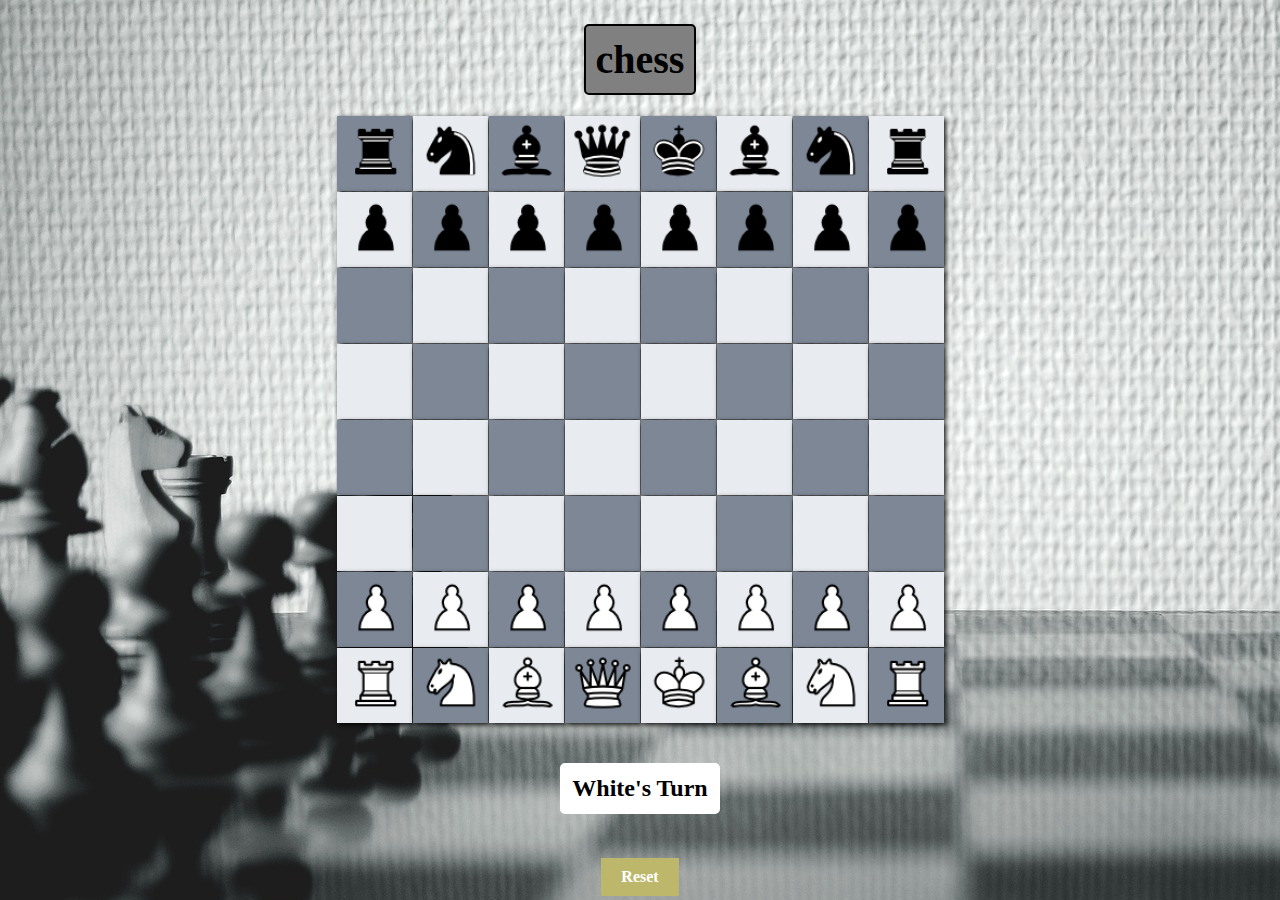
<file: chess/chess/index.html>
<!DOCTYPE html>
 <html lang="en">
<head>
<meta charset="UTF-8">
<meta http-equiv="X-UA-Compatible" content="IE=edge">
<meta name="viewport" content="width=device-width, initial-scale=1.0">
<link rel="stylesheet" href="style.css">
<title>Chess Game</title>
</head>
<body>

    <div class="container">

        <h1>chess</h1>

        <ul>

        <div class="div" id="row8">

            <li class="box" id="b801">Brook</li>
            <li class="box" id="b802">Bknight</li>
            <li class="box" id="b803">Bbishop</li>
            <li class="box" id="b804">Bqueen</li>
            <li class="box" id="b805">Bking</li>
            <li class="box" id="b806">Bbishop</li>
            <li class="box" id="b807">Bknight</li>
            <li class="box" id="b808">Brook</li>

        </div>

        <div class="div" id="row7">

            <li class="box" id="b701">Bpawn</li>
            <li class="box" id="b702">Bpawn</li>
            <li class="box" id="b703">Bpawn</li>
            <li class="box" id="b704">Bpawn</li>
            <li class="box" id="b705">Bpawn</li>
            <li class="box" id="b706">Bpawn</li>
            <li class="box" id="b707">Bpawn</li>
            <li class="box" id="b708">Bpawn</li>

        </div>

        <div class="div" id="row6">

            <li class="box" id="b601"></li>
            <li class="box" id="b602"></li>
            <li class="box" id="b603"></li>
            <li class="box" id="b604"></li>
            <li class="box" id="b605"></li>
            <li class="box" id="b606"></li>
            <li class="box" id="b607"></li>
            <li class="box" id="b608"></li>

        </div>

        <div class="div" id="row5">

            <li class="box" id="b501"></li>
            <li class="box" id="b502"></li>
            <li class="box" id="b503"></li>
            <li class="box" id="b504"></li>
            <li class="box" id="b505"></li>
            <li class="box" id="b506"></li>
            <li class="box" id="b507"></li>
            <li class="box" id="b508"></li>

        </div>

        <div class="div" id="row4">
            <li class="box" id="b401"></li>
            <li class="box" id="b402"></li>
            <li class="box" id="b403"></li>
            <li class="box" id="b404"></li>
            <li class="box" id="b405"></li>
            <li class="box" id="b406"></li>
            <li class="box" id="b407"></li>
            <li class="box" id="b408"></li>

        </div>

        <div class="div" id="row3">
            <li class="box" id="b301"></li>
            <li class="box" id="b302"></li>
            <li class="box" id="b303"></li>
            <li class="box" id="b304"></li>
            <li class="box" id="b305"></li>
            <li class="box" id="b306"></li>
            <li class="box" id="b307"></li>
            <li class="box" id="b308"></li>

        </div>

        <div class="div" id="row2">

            <li class="box" id="b201">Wpawn</li>
            <li class="box" id="b202">Wpawn</li>
            <li class="box" id="b203">Wpawn</li>
            <li class="box" id="b204">Wpawn</li>
            <li class="box" id="b205">Wpawn</li>
            <li class="box" id="b206">Wpawn</li>
            <li class="box" id="b207">Wpawn</li>
            <li class="box" id="b208">Wpawn</li>

        </div>

        <div class="div" id="row1">

            <li class="box" id="b101">Wrook</li>
            <li class="box" id="b102">Wknight</li>
            <li class="box" id="b103">Wbishop</li>
            <li class="box" id="b104">Wqueen</li>
            <li class="box" id="b105">Wking</li>
            <li class="box" id="b106">Wbishop</li>
            <li class="box" id="b107">Wknight</li>
            <li class="box" id="b108">Wrook</li>

        </div>
        </ul>

        <h2 id="tog">White's Turn</h2>
        <h2 id="reset-btn">Reset</h2>

    </div>
    <script src="logic.js" ></script>
</body>

</html>
</file>
<file: chess/chess/style.css>
*
    {
        margin: 0;
        padding: 0;
    }

body
    {
        display: flex;
        place-items: center;
        justify-content: center;
        overflow-x: hidden;
        background: url(background.jpg);
        height: 100vh;
    }

.container
    {
        display: grid;
        place-items: center;
        justify-content: center;
    }

.div
    {
        display: flex;
    }

ul
    {
        display: grid;
        grid-template-columns: 1fr;
    }

li
    {
        list-style: none;
        display: grid;
        place-items: center;
        font-size: 0;  
    }

.box
    {
        margin: .5px;
        width: 75px;
        height: 75px;
        box-shadow: 2px 2px 5px rgb(0,0,0,0.9);
    }

h1
    {
        margin: 20px;
        font-size: 2.5rem;
        text-align: center;
        color:black;
        border: 2px solid black;
        padding: 10px;
        background-color: gray;
        border-radius: 5px;
    }
#tog
    {
        margin: 40px 0px;
        font-size: 1,5rem;
        text-align: left;
        background-color: #fff;
        color:#000;
        border: 2px solid #fff;
        padding: 10px;
        border-radius: 5px;
    }
#reset-btn
    {
        background-color: darkkhaki;
        border: none;
        color: white;
        padding: 10px 20px;
        text-align: center;
        text-decoration: none;
        display: inline-block;
        font-size: 16px;
        margin-top: 4px;
        cursor: pointer;
    }

.all-img
    {
        width: 65px;
        position: relative;
        bottom: 5px;
    }
.all-pawn
    {
        transform: scale(.7);
    }

.authcont
    {
        width: 100vw;
    }

.author
    {
        float: right;
        margin-right: 50px;
    }

@media (max-width:65px)
{
    .box
    {
        width: 11vw;
        height: 11vw;
    }

    .all-img
    {
        width: 7vw;
    }
    #tog 
    {
        margin: 30px 0px;
        font-size: 20px;
    }
    #reset-btn
    {
        font-size: 10px;
    }
}
</file>
